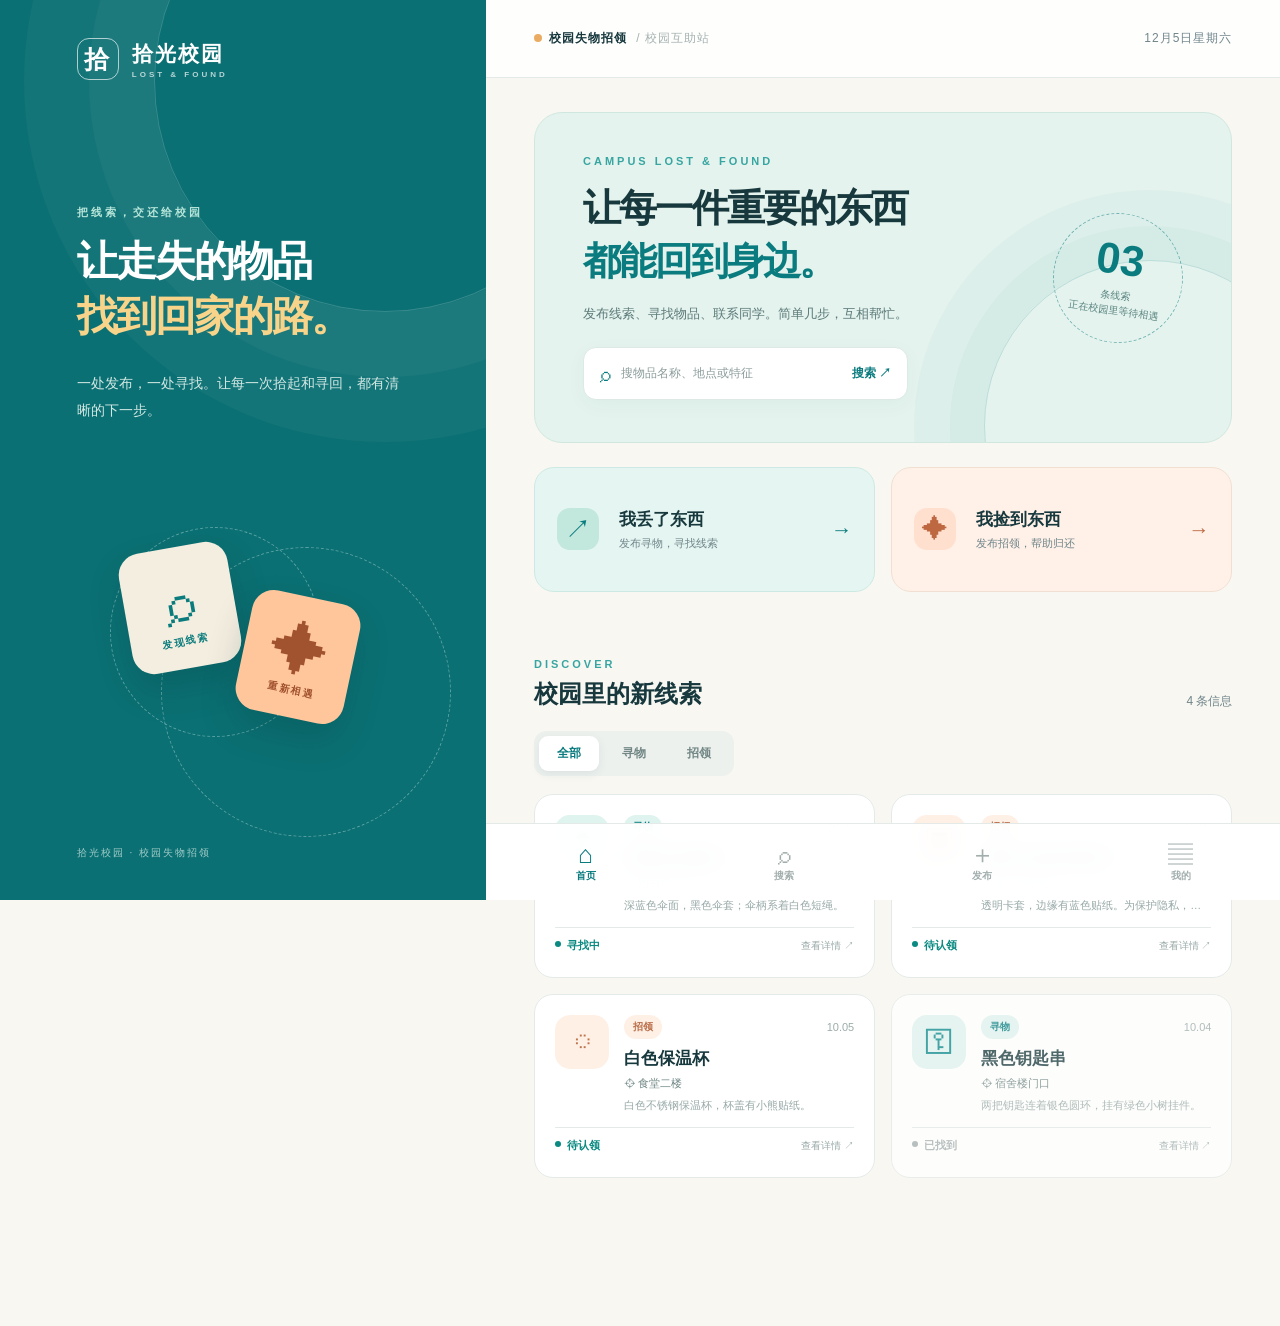
<file: index.html>
<!doctype html>
<html lang="zh-CN">
<head>
  <meta charset="utf-8">
  <meta name="viewport" content="width=device-width, initial-scale=1">
  <meta name="theme-color" content="#0a7477">
  <title>拾光校园｜校园失物招领</title>
  <link rel="stylesheet" href="css/style.css">
</head>
<body>
  <div class="site-shell">
    <aside class="brand-panel" aria-label="项目介绍">
      <div class="brand-top"><span class="brand-mark">拾</span><span>拾光校园 <small>LOST & FOUND</small></span></div>
      <div class="brand-story"><p class="eyebrow">把线索，交还给校园</p><h1>让走失的物品<br><em>找到回家的路。</em></h1><p>一处发布，一处寻找。让每一次拾起和寻回，都有清晰的下一步。</p></div>
      <div class="brand-illustration" aria-hidden="true"><span class="orbit orbit-a"></span><span class="orbit orbit-b"></span><span class="illustration-card card-one">⌕<small>发现线索</small></span><span class="illustration-card card-two">✦<small>重新相遇</small></span></div>
      <p class="brand-foot">拾光校园 · 校园失物招领</p>
    </aside>
    <main class="workspace">
      <header class="topbar"><div><span class="topbar-dot"></span>校园失物招领 <span class="topbar-sub">/ 校园互助站</span></div><span class="today" id="today"></span></header>
      <div id="app" aria-live="polite"></div>
      <nav class="bottom-nav" aria-label="主导航">
        <button type="button" data-nav="home"><span>⌂</span>首页</button>
        <button type="button" data-nav="search"><span>⌕</span>搜索</button>
        <button type="button" data-nav="publish"><span>＋</span>发布</button>
        <button type="button" data-nav="mine"><span>▤</span>我的</button>
      </nav>
    </main>
  </div>
  <div id="toast" class="toast" role="status" aria-live="polite"></div>
  <script src="js/logic.js"></script>
  <script src="js/data.js"></script>
  <script src="js/app.js"></script>
</body>
</html>
</file>
<file: css/style.css>
:root{--ink:#17383d;--muted:#70858a;--teal:#0a7b7e;--teal-dark:#075c60;--mint:#e4f5f1;--cream:#f8f7f2;--line:#e3eae8;--orange:#bd6841;--peach:#fff0e8;--white:#fff;--shadow:0 18px 50px rgba(20,69,70,.08)}
*{box-sizing:border-box}html{scroll-behavior:smooth}body{margin:0;background:#eaf0ed;color:var(--ink);font-family:"Microsoft YaHei UI","PingFang SC",sans-serif}button,input,select,textarea{font:inherit}button{cursor:pointer}button:focus-visible,input:focus-visible,select:focus-visible,textarea:focus-visible{outline:3px solid #efb55a;outline-offset:3px}.sr-only{position:absolute;width:1px;height:1px;padding:0;margin:-1px;overflow:hidden;clip:rect(0,0,0,0);white-space:nowrap;border:0}
.site-shell{display:grid;grid-template-columns:minmax(300px,38%) minmax(0,1fr);max-width:1600px;min-height:100vh;margin:auto;background:var(--cream);box-shadow:0 0 80px rgba(29,70,70,.12)}
.brand-panel{position:sticky;top:0;height:100vh;min-height:650px;overflow:hidden;padding:38px 6vw 30px;background:#0b7073;color:#fff;display:flex;flex-direction:column;justify-content:space-between}.brand-panel:before{content:"";position:absolute;right:-130px;top:-150px;width:460px;height:460px;border:1px solid rgba(255,255,255,.18);border-radius:50%;box-shadow:0 0 0 65px rgba(255,255,255,.035),0 0 0 130px rgba(255,255,255,.035)}.brand-top{position:relative;display:flex;align-items:center;gap:13px;font-size:21px;font-weight:800;letter-spacing:2px}.brand-top small{display:block;margin-top:2px;font-size:8px;letter-spacing:3px;font-weight:700;opacity:.7}.brand-mark{width:42px;height:42px;border:1px solid rgba(255,255,255,.65);border-radius:12px;display:grid;place-items:center;font-size:25px}.brand-story{position:relative;margin-top:4vh}.eyebrow{margin:0 0 14px;font-size:11px;font-weight:800;letter-spacing:3px;color:#37a5a1}.brand-story .eyebrow{color:#b7e5d9}.brand-story h1{font-size:clamp(32px,3.2vw,55px);line-height:1.35;letter-spacing:-2px;margin:0 0 25px}.brand-story h1 em,.hero h2 em{font-style:normal;color:#f7d48a}.brand-story>p:last-child{max-width:340px;color:#d3e8e4;line-height:1.95;font-size:14px}.brand-illustration{height:220px;position:relative;margin:0 -30px}.orbit{position:absolute;border:1px dashed rgba(235,255,251,.35);border-radius:50%}.orbit-a{width:210px;height:210px;left:16%;top:0}.orbit-b{width:290px;height:290px;left:29%;top:20px}.illustration-card{position:absolute;width:110px;height:122px;border-radius:22px;background:#f4eee0;box-shadow:0 17px 35px rgba(0,48,49,.2);color:#0b7c7d;display:flex;align-items:center;justify-content:center;flex-direction:column;font-size:58px;transform:rotate(-10deg)}.illustration-card small{font-size:10px;font-weight:800;letter-spacing:2px}.card-one{left:20%;top:20px}.card-two{left:50%;top:69px;transform:rotate(12deg);background:#ffc69c;color:#a1522e}.brand-foot{font-size:10px;letter-spacing:2px;color:#b9dbd6;opacity:.85}
.workspace{min-width:0;position:relative;padding-bottom:100px}.topbar{height:78px;padding:0 6%;display:flex;align-items:center;justify-content:space-between;background:rgba(255,255,255,.86);border-bottom:1px solid var(--line);font-size:12px;font-weight:800;letter-spacing:1px}.topbar-dot{display:inline-block;width:8px;height:8px;margin-right:7px;border-radius:50%;background:#eaac62}.topbar-sub{font-weight:400;color:#a5b3b1;margin-left:5px}.today{font-weight:500;color:var(--muted)}#app{max-width:1100px;margin:auto}.hero{margin:34px 6% 0;background:#e4f3ed;border:1px solid #d0e7df;border-radius:28px;padding:42px 48px;display:flex;justify-content:space-between;gap:24px;position:relative;overflow:hidden}.hero:after{content:"";position:absolute;right:-85px;bottom:-150px;width:330px;height:330px;border:1px solid rgba(10,123,126,.18);border-radius:50%;box-shadow:0 0 0 34px rgba(10,123,126,.04),0 0 0 70px rgba(10,123,126,.03)}.hero h2{font-size:clamp(30px,3vw,49px);letter-spacing:-2px;line-height:1.38;margin:0 0 15px}.hero h2 em{color:var(--teal)}.hero p:not(.eyebrow){font-size:13px;color:#5c7a79;line-height:1.8}.hero-search{background:#fff;border:1px solid #dce9e5;border-radius:13px;color:#8b9c9b;min-height:53px;margin-top:22px;padding:0 16px;min-width:min(100%,365px);display:flex;align-items:center;gap:10px;box-shadow:0 5px 20px rgba(10,85,85,.04);font-size:12px;text-align:left}.hero-search span{font-size:21px;color:var(--teal)}.hero-search b{margin-left:auto;color:var(--teal);font-size:12px}.hero-badge{z-index:1;align-self:center;width:130px;height:130px;border:1px dashed rgba(10,123,126,.5);border-radius:50%;display:flex;align-items:center;justify-content:center;flex-direction:column;flex:none;transform:rotate(8deg)}.hero-badge strong{font-size:43px;line-height:1;color:var(--teal)}.hero-badge span{text-align:center;color:#5b8480;font-size:10px;line-height:1.5;margin-top:7px}
.quick-actions{margin:24px 6%;display:grid;grid-template-columns:1fr 1fr;gap:16px}.quick-actions button{min-height:125px;border:1px solid #cde9e4;border-radius:20px;background:#e5f5f1;display:grid;grid-template-columns:50px 1fr auto;grid-template-rows:auto auto;align-content:center;text-align:left;gap:5px 12px;padding:22px;color:var(--ink);transition:transform .2s,box-shadow .2s}.quick-actions button:nth-child(2){background:#fff1e8;border-color:#f1dfd1}.quick-actions button:hover,.item-card:hover{transform:translateY(-3px);box-shadow:var(--shadow)}.quick-icon{grid-row:1/3;width:42px;height:42px;border-radius:13px;background:#c2e7dc;color:var(--teal);display:grid;place-items:center;font-size:26px}.quick-actions button:nth-child(2) .quick-icon{background:#ffdfce;color:var(--orange)}.quick-actions strong{font-size:17px}.quick-actions small{color:var(--muted);font-size:11px}.quick-arrow{grid-column:3;grid-row:1/3;align-self:center;font-size:21px;color:var(--teal)}.quick-actions button:nth-child(2) .quick-arrow{color:var(--orange)}
.feed-section,.content-page{padding:24px 6% 48px}.section-heading{display:flex;align-items:end;justify-content:space-between;gap:15px;margin:18px 0 21px}.section-heading .eyebrow{margin-bottom:8px}.section-heading h3{font-size:24px;margin:0}.section-heading>span{font-size:12px;color:var(--muted)}.segmented{display:inline-flex;gap:5px;padding:5px;background:#edf1ee;border-radius:12px}.segmented button{border:0;border-radius:9px;background:transparent;color:#738886;padding:9px 18px;font-size:12px;font-weight:700}.segmented button.active{background:#fff;color:var(--teal);box-shadow:0 3px 10px rgba(17,86,87,.09)}.card-grid{display:grid;grid-template-columns:repeat(2,minmax(0,1fr));gap:16px;margin-top:18px}.item-card{width:100%;border:1px solid var(--line);border-radius:19px;background:#fff;padding:20px;display:grid;grid-template-columns:54px minmax(0,1fr);gap:10px 15px;text-align:left;color:var(--ink);transition:transform .2s,box-shadow .2s;min-height:184px}.item-symbol{width:54px;height:54px;border-radius:15px;display:grid;place-items:center;font-size:31px}.item-symbol.lost,.detail-hero.lost .detail-symbol{background:#dff3ef;color:#07878b}.item-symbol.found,.detail-hero.found .detail-symbol{background:#fff0e6;color:#be744a}.item-copy{display:flex;flex-direction:column;min-width:0}.item-topline{display:flex;justify-content:space-between;align-items:center}.kind-pill{display:inline-block;border-radius:100px;padding:5px 9px;font-size:10px;font-weight:800}.kind-pill.lost{background:#dff3ef;color:#087e82}.kind-pill.found{background:#fff0e6;color:#ba704b}.item-age,.item-meta{color:#9bacaa;font-size:11px}.item-copy strong{font-size:17px;margin:8px 0 6px;overflow:hidden;white-space:nowrap;text-overflow:ellipsis}.item-meta{color:#6d8583}.item-desc{font-size:11px;color:#97a9a7;margin-top:7px;overflow:hidden;white-space:nowrap;text-overflow:ellipsis}.item-bottom{grid-column:1/3;border-top:1px solid var(--line);padding-top:10px;display:flex;justify-content:space-between;align-items:center;color:#9aaba9;font-size:10px}.status{font-size:11px;font-weight:800;color:#0a8a81}.status i{display:inline-block;width:6px;height:6px;border-radius:50%;background:currentColor;margin-right:6px;vertical-align:2px}.status.closed{color:#a3adae}.item-card.done{opacity:.75}
.bottom-nav{position:fixed;bottom:0;left:max(38%,calc((100vw - 1600px)/2 + 608px));right:max(0px,calc((100vw - 1600px)/2));height:77px;background:rgba(255,255,255,.96);border-top:1px solid var(--line);display:flex;z-index:10;backdrop-filter:blur(12px)}.bottom-nav button{flex:1;border:0;background:transparent;color:#a1aeac;font-size:10px;font-weight:700;display:flex;gap:1px;align-items:center;justify-content:center;flex-direction:column}.bottom-nav span{font-size:25px;line-height:1.1;font-weight:400}.bottom-nav button.active{color:var(--teal)}
.page-heading{margin:12px 0 31px}.page-heading h2{font-size:clamp(28px,2.8vw,43px);letter-spacing:-1.5px;line-height:1.3;margin:0}.page-description{font-size:13px;color:var(--muted);margin-top:12px;line-height:1.8}.content-page.narrow{max-width:810px}.search-form{display:flex;align-items:center;background:#fff;border:1px solid var(--line);border-radius:16px;padding:6px;box-shadow:var(--shadow)}.search-form>span{padding:0 14px;color:var(--teal);font-size:26px}.search-form input{min-width:0;flex:1;height:48px;border:0;outline:0;background:transparent;color:var(--ink);font-size:13px}.primary-button,.outline-button{border-radius:11px;border:1px solid var(--teal);padding:13px 20px;background:var(--teal);color:white;font-size:12px;font-weight:800;transition:background .2s,transform .2s}.primary-button:hover{background:var(--teal-dark);transform:translateY(-1px)}.outline-button{background:#fff;color:var(--teal)}.outline-button:hover{background:#e8f5f1}.primary-button.large,.outline-button.large{padding:16px 27px;font-size:13px}.filter-row{margin-top:21px;display:flex;justify-content:space-between;align-items:center;gap:12px}.category-label{font-size:12px;color:var(--muted)}.category-label select{border:1px solid var(--line);background:#fff;border-radius:10px;padding:9px 12px;color:var(--ink);margin-left:8px;font-size:12px}.result-heading{margin-top:42px}.empty-state{grid-column:1/-1;text-align:center;background:#fff;border:1px dashed #cbdcda;border-radius:19px;padding:46px 20px}.empty-icon{width:75px;height:75px;border-radius:50%;background:#e4f4ef;display:grid;place-items:center;margin:auto;color:#75b5ae;font-size:46px}.empty-state h3{margin:18px 0 7px}.empty-state p{font-size:12px;color:var(--muted);margin-bottom:22px}
#publish-form{background:#fff;border:1px solid var(--line);border-radius:22px;padding:29px;box-shadow:var(--shadow)}.kind-choice{border:0;margin:0 0 24px;padding:0;display:grid;grid-template-columns:1fr 1fr;gap:10px}.kind-choice legend,.field label{font-size:12px;font-weight:800;display:block;margin-bottom:11px}.kind-choice legend span,.field label span{color:#dd765d}.kind-choice label{display:block;position:relative;cursor:pointer}.kind-choice input{position:absolute;opacity:0}.kind-choice label>span{display:flex;flex-direction:column;gap:5px;border:1px solid var(--line);border-radius:12px;padding:14px}.kind-choice input:checked+span{border-color:var(--teal);background:#e9f7f3;color:var(--teal)}.kind-choice label:nth-of-type(2) input:checked+span{border-color:var(--orange);background:#fff1e9;color:var(--orange)}.kind-choice input:focus-visible+span{outline:3px solid #efb55a}.kind-choice small{font-size:10px;color:var(--muted)}.form-grid{display:grid;grid-template-columns:1fr 1fr;gap:2px 16px}.field{margin:0 0 18px}.field input,.field select,.field textarea{width:100%;border:1px solid var(--line);border-radius:10px;background:#f9fbfa;min-height:47px;padding:12px 14px;color:var(--ink);font-size:12px;resize:vertical}.field textarea{line-height:1.6}.field input::placeholder,.field textarea::placeholder{color:#a9b7b5}.field-hint{display:block;color:#9caeaa;font-size:10px;margin-top:6px}.field-error{display:block;min-height:4px;color:#d35d48;font-size:11px;margin-top:4px}.form-actions{border-top:1px solid var(--line);margin-top:7px;padding-top:22px;display:flex;align-items:center;gap:18px}.form-actions p{font-size:11px;color:var(--muted)}
.back-link{border:0;background:transparent;color:var(--teal);font-size:12px;font-weight:800;margin:4px 0 23px;padding:0}.detail-hero{border-radius:22px;padding:30px;background:#e5f4f0;display:flex;align-items:center;gap:23px}.detail-hero.found{background:#fff0e6}.detail-symbol{width:94px;height:94px;flex:none;border-radius:21px;display:grid;place-items:center;font-size:60px}.detail-hero h2{font-size:clamp(23px,2.6vw,36px);margin:8px 0}.detail-grid{display:grid;grid-template-columns:1.4fr 1fr;gap:18px;margin-top:18px}.detail-main,.contact-panel{background:#fff;border:1px solid var(--line);border-radius:20px;padding:28px}.detail-main h3,.contact-panel h3{font-size:22px;margin:0 0 18px}.detail-description{font-size:13px;color:#577372;line-height:1.9;white-space:pre-wrap}.detail-main dl{margin-top:30px}.detail-main dl div{display:flex;border-top:1px solid var(--line);padding:14px 0;font-size:12px}.detail-main dt{width:90px;flex:none;color:#91a19e}.detail-main dd{margin:0;color:var(--ink)}.contact-panel p:not(.eyebrow){font-size:12px;color:var(--muted);line-height:1.8}.contact-value{padding:15px;border:1px dashed #b1d8d3;border-radius:10px;background:#f3fbf8;word-break:break-all;color:var(--teal);font-size:13px;font-weight:800;margin:19px 0}.contact-panel .primary-button{width:100%}.owner-actions{border-top:1px solid var(--line);margin-top:24px;padding-top:14px}.owner-actions .outline-button{width:100%;margin-top:10px}
.mine-summary{display:grid;grid-template-columns:repeat(3,1fr);gap:12px;margin-bottom:20px}.mine-summary div{background:#fff;border:1px solid var(--line);border-radius:15px;padding:19px;display:flex;flex-direction:column;gap:6px}.mine-summary strong{font-size:28px;color:var(--teal)}.mine-summary span{font-size:11px;color:var(--muted)}.success-page{min-height:75vh;display:flex;align-items:center;justify-content:center;flex-direction:column;text-align:center}.success-ring{width:105px;height:105px;background:#dbf2e9;border-radius:50%;display:grid;place-items:center;color:var(--teal);font-size:61px;margin-bottom:29px}.success-page h2{font-size:39px;line-height:1.35;margin:0}.success-page>p:not(.eyebrow){font-size:13px;max-width:410px;color:var(--muted);line-height:1.9;margin:18px 0 30px}.success-page>div:last-child{display:flex;gap:10px}.toast{position:fixed;right:24px;bottom:95px;z-index:30;padding:13px 18px;border-radius:12px;background:#153b40;color:#fff;font-size:12px;box-shadow:0 14px 30px #153b4040;opacity:0;pointer-events:none;transform:translateY(8px);transition:opacity .2s,transform .2s}.toast.show{opacity:1;transform:translateY(0)}
@media(max-width:1050px){.site-shell{grid-template-columns:270px minmax(0,1fr)}.brand-panel{padding:30px}.brand-illustration{display:none}.bottom-nav{left:270px;right:0}.hero{padding:33px}.hero-badge{width:100px;height:100px}.card-grid{grid-template-columns:1fr}}
@media(max-width:760px){.site-shell{display:block}.brand-panel{display:none}.workspace{min-height:100vh}.topbar{height:61px;padding:0 5%}.today{font-size:10px}.hero{margin:16px 4% 0;padding:28px 22px;border-radius:20px}.hero h2{font-size:30px}.hero-badge{display:none}.quick-actions{margin:15px 4%;gap:10px}.quick-actions button{padding:15px;min-height:100px;grid-template-columns:1fr auto}.quick-icon{display:none}.quick-actions strong{font-size:14px}.quick-actions small{font-size:9px}.quick-arrow{grid-column:2}.feed-section,.content-page{padding:20px 4% 38px}.card-grid{grid-template-columns:1fr}.bottom-nav{left:0;right:0;height:70px}.filter-row{flex-wrap:wrap}.form-grid,.detail-grid{grid-template-columns:1fr}#publish-form{padding:20px}.detail-hero{padding:20px}.detail-symbol{width:75px;height:75px;font-size:46px}.form-actions{align-items:stretch;flex-direction:column}.form-actions p{margin:0}.success-page h2{font-size:31px}.success-page>div:last-child{flex-direction:column;width:100%}}
</file>
